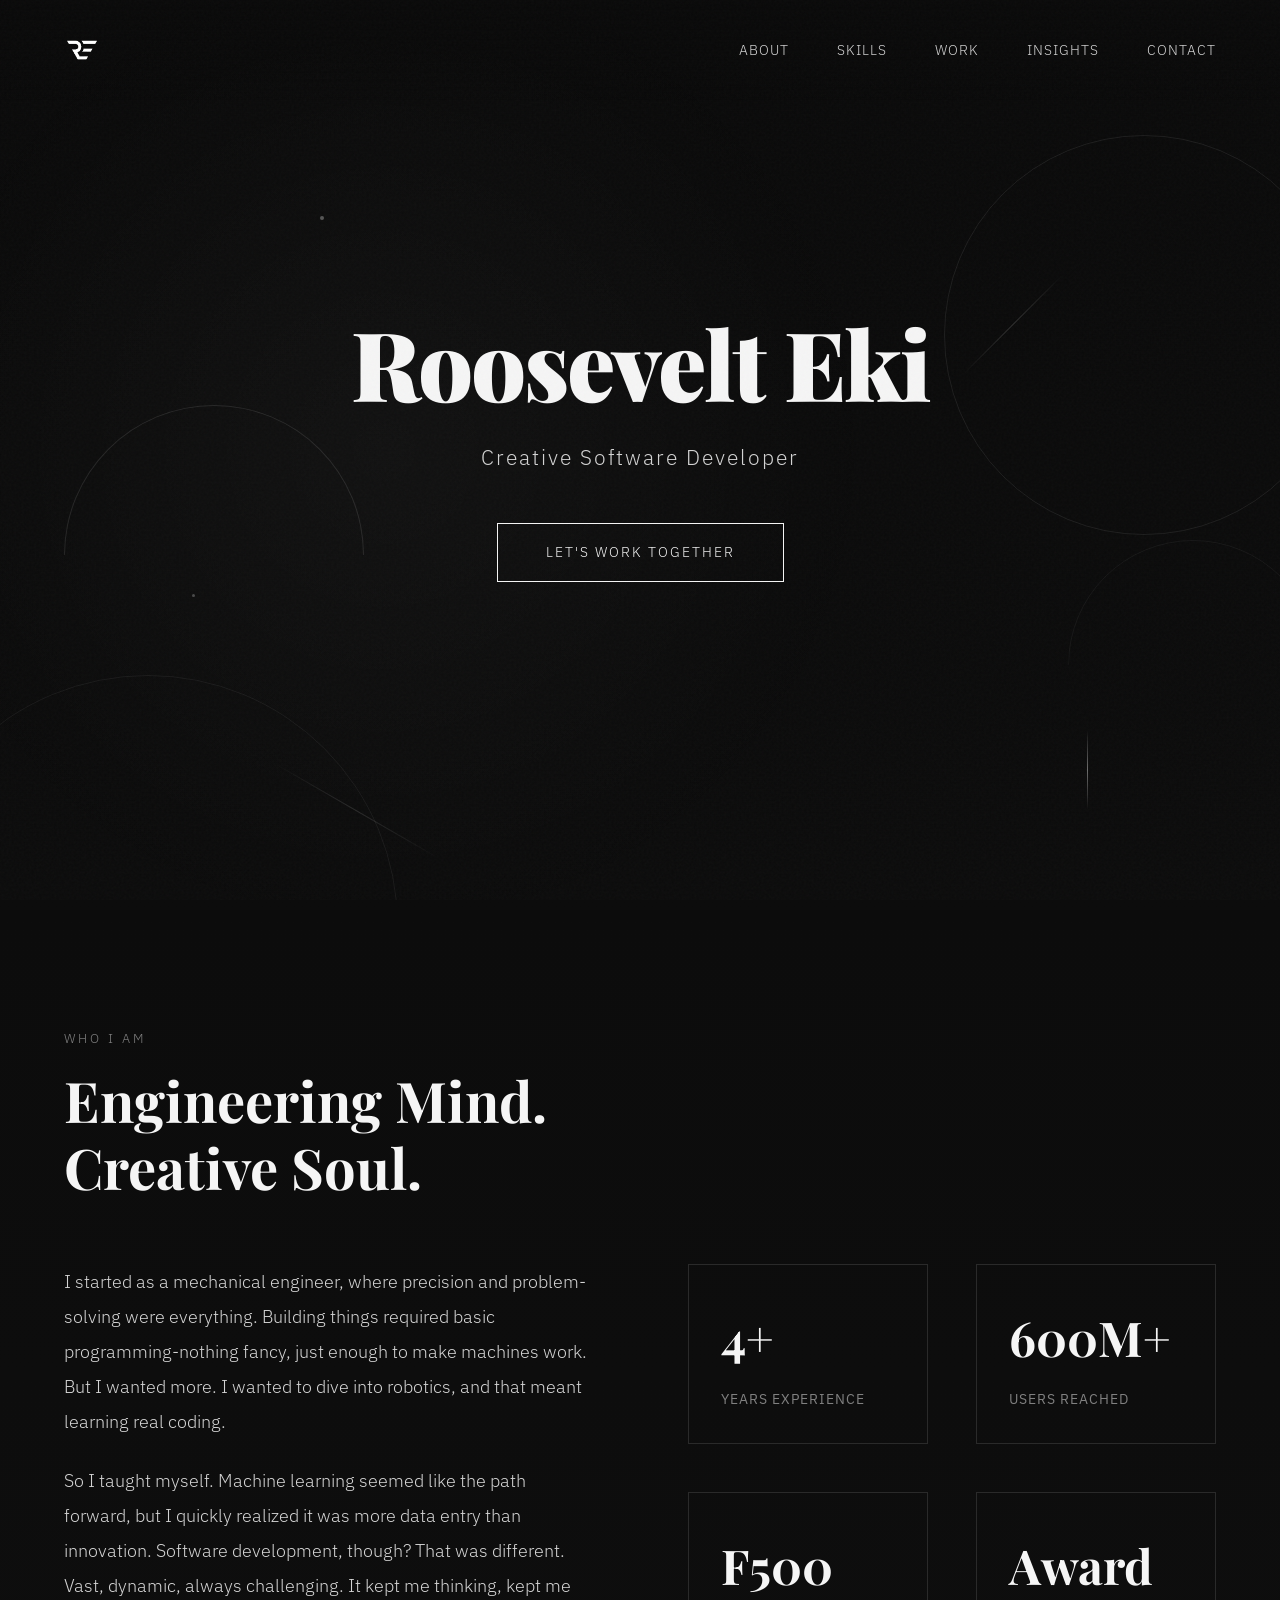
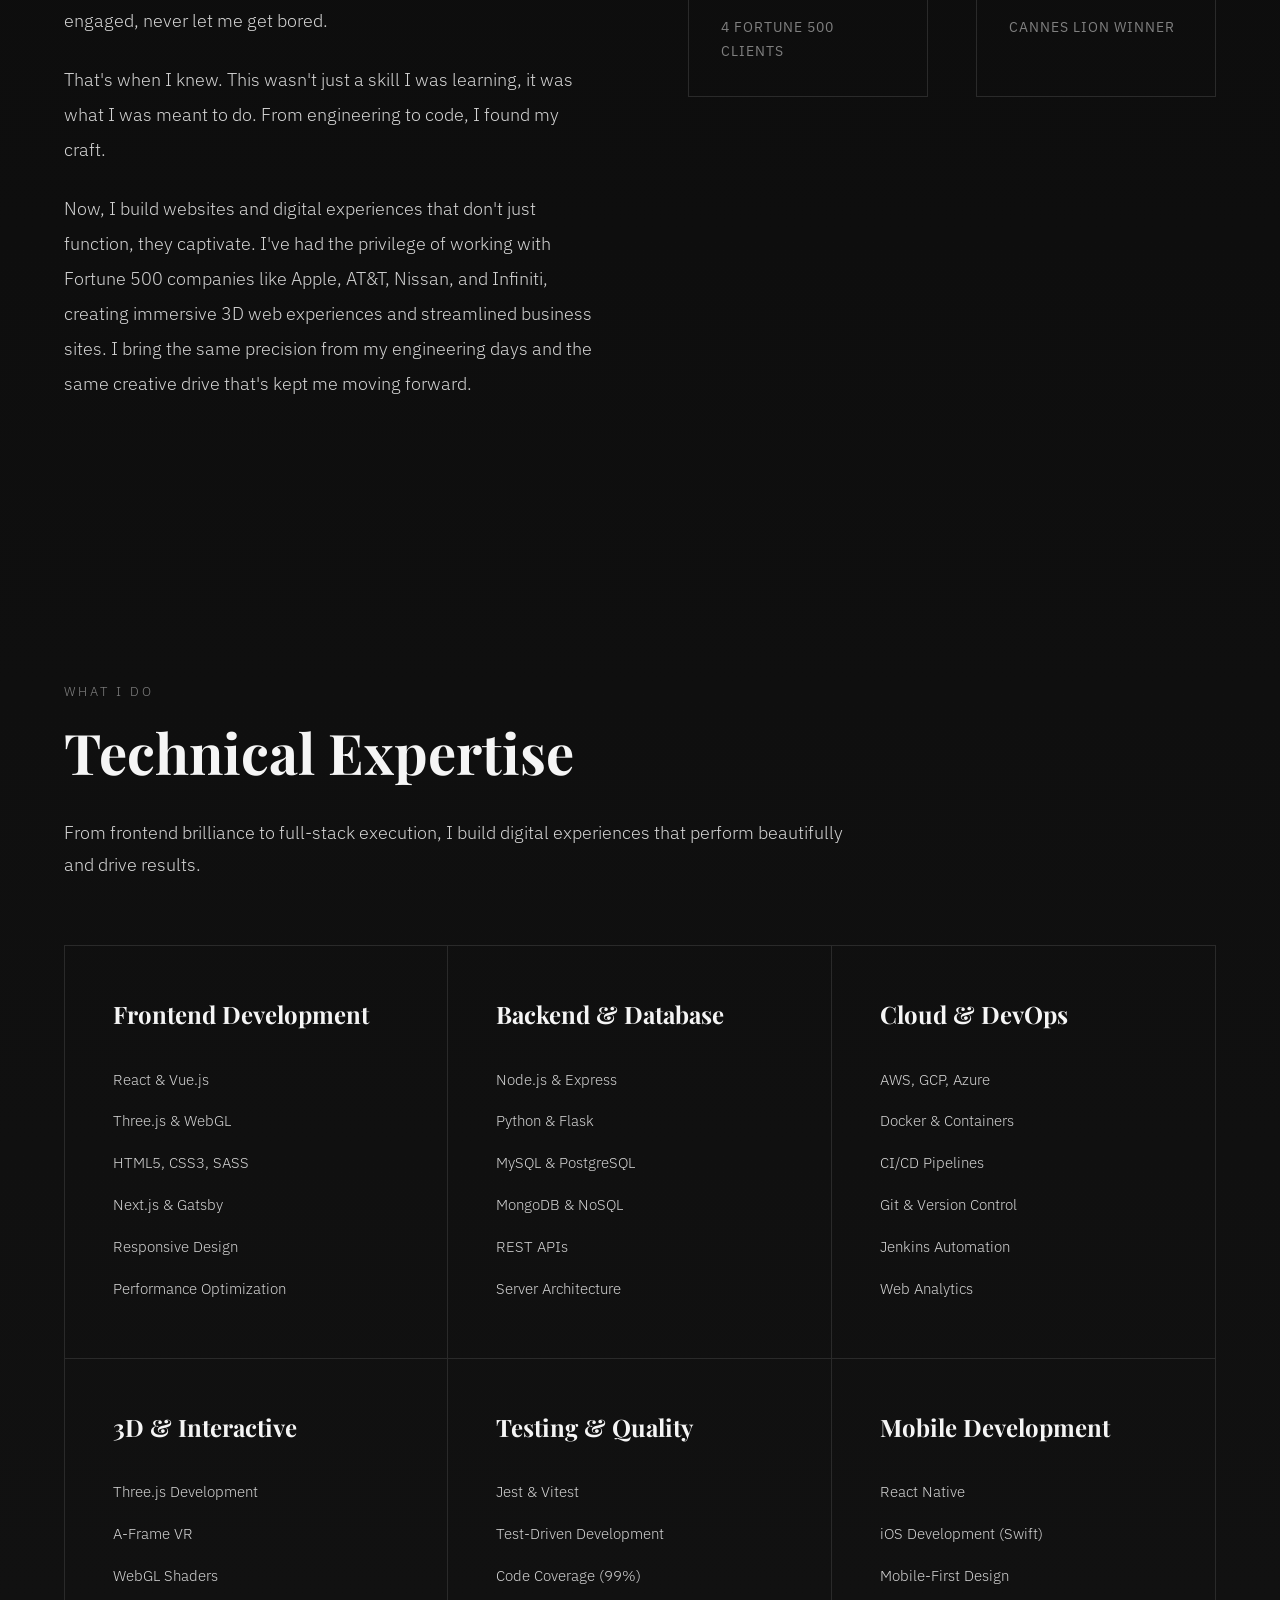
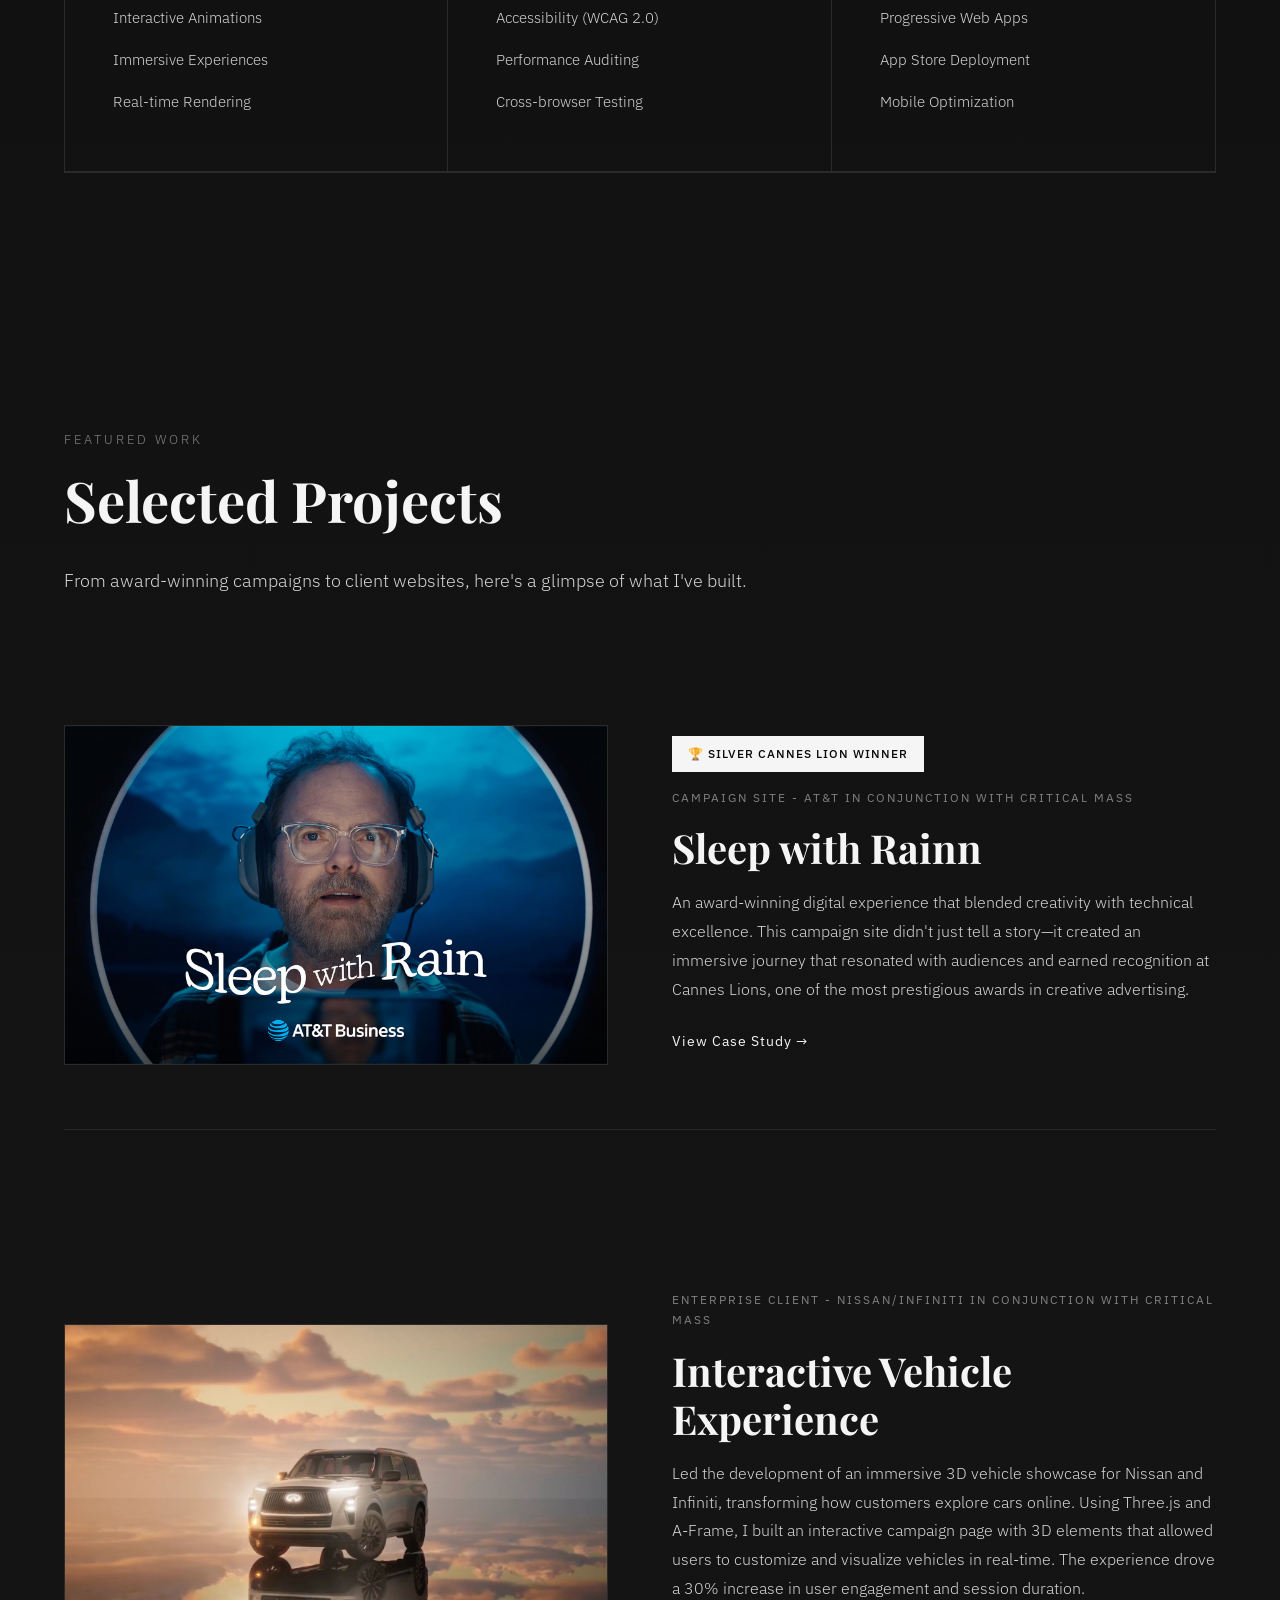
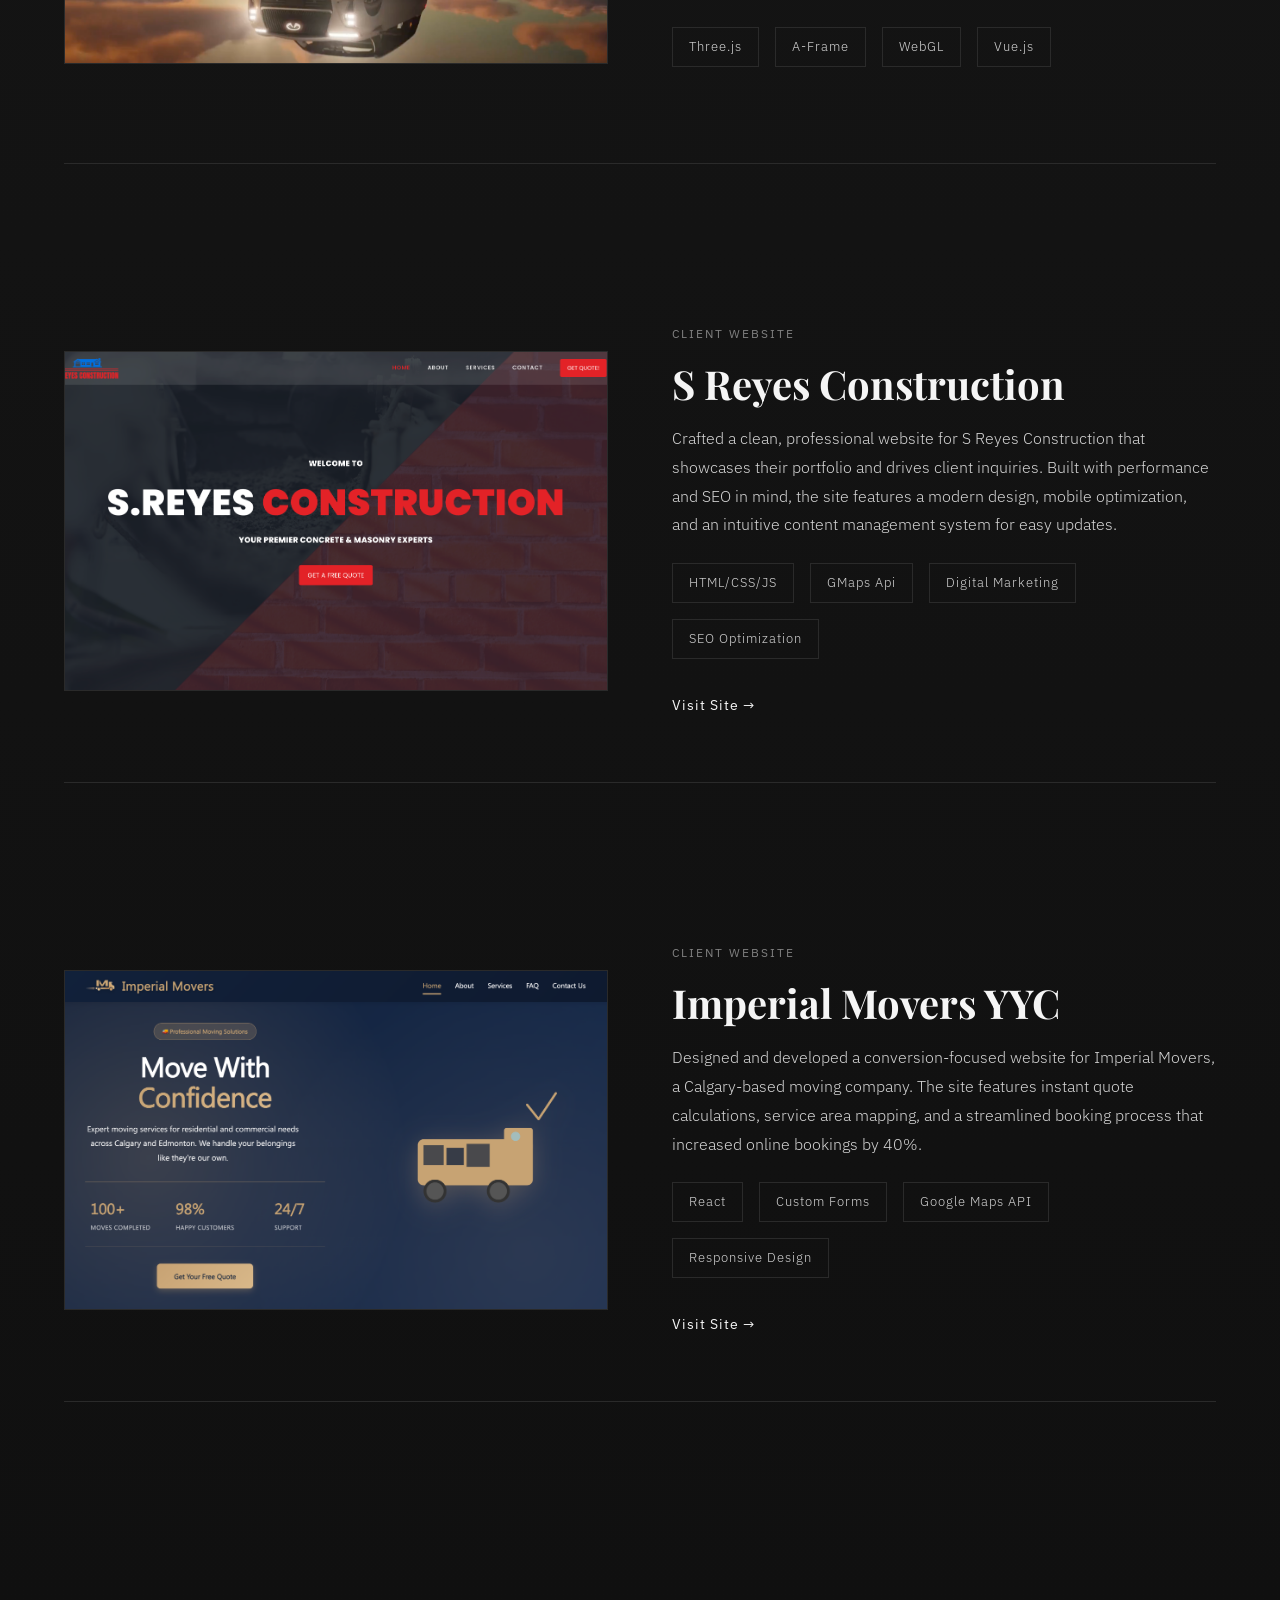
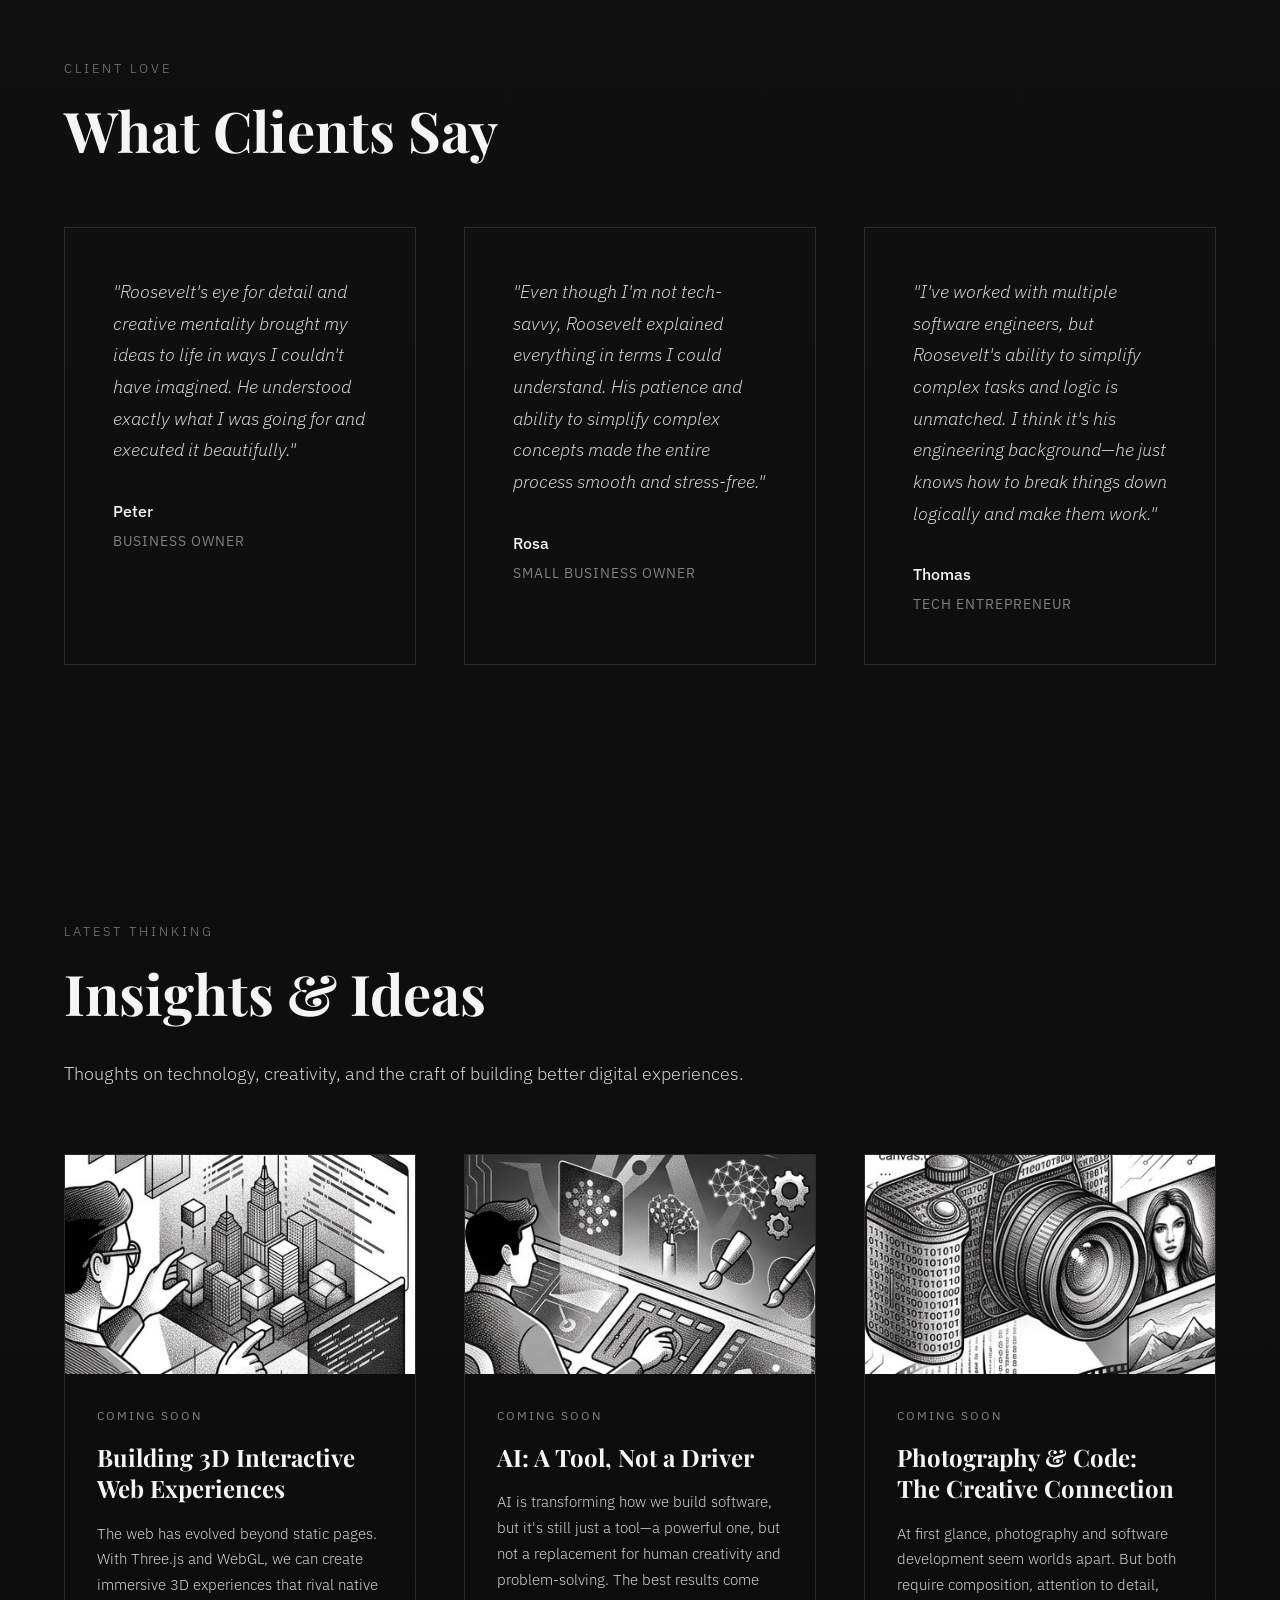
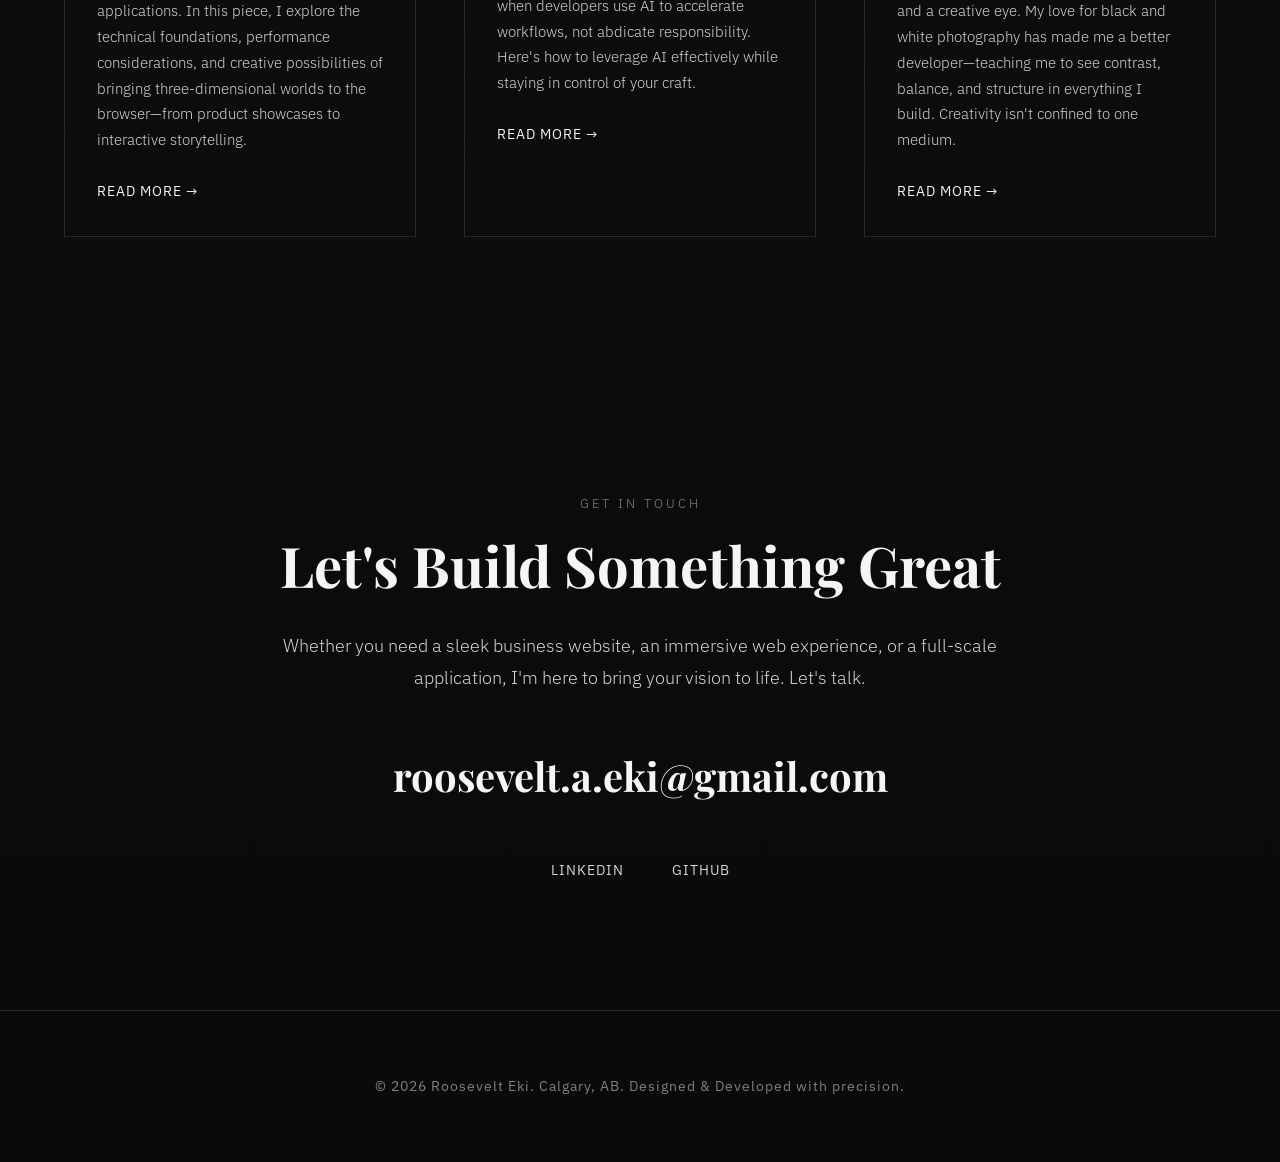
<file: index.html>
<!DOCTYPE html>
<html lang="en">
<head>
    <meta charset="UTF-8">
    <meta name="viewport" content="width=device-width, initial-scale=1.0">
    <title>Roosevelt Eki - Creative Software Developer</title>
    <link href="https://fonts.googleapis.com/css2?family=Playfair+Display:wght@400;700;900&family=IBM+Plex+Sans:wght@300;400;500&display=swap" rel="stylesheet">
    <link rel="stylesheet" href="styles.css">
    <link rel="icon" href="assets/logo.png" type="image/png">
</head>
<body>
    <div class="geometric-bg">
        <div class="parallax-layer">
            <div class="circle-1"></div>
            <div class="circle-2"></div>
            <div class="circle-3"></div>
            <div class="circle-4"></div>
            <div class="circle-5"></div>
            <div class="semicircle-1"></div>
            <div class="semicircle-2"></div>
            <div class="semicircle-3"></div>
            <div class="semicircle-4"></div>
            <div class="arc-1"></div>
            <div class="arc-2"></div>
            <div class="arc-3"></div>
            <div class="line-1"></div>
            <div class="line-2"></div>
            <div class="line-3"></div>
            <div class="line-4"></div>
            <div class="line-5"></div>
            <div class="dot-1"></div>
            <div class="dot-2"></div>
            <div class="dot-3"></div>
            <div class="dot-4"></div>
            <div class="dot-5"></div>
            <div class="dot-6"></div>
            <div class="dot-7"></div>
        </div>
    </div>

    <nav id="nav">
        <div class="logo"><img src="assets/logo.png" alt="Roosevelt Eki"></div>
        <button class="nav-toggle" id="nav-toggle" type="button" aria-label="Toggle navigation" aria-controls="nav-links" aria-expanded="false">
            <span></span>
            <span></span>
            <span></span>
        </button>
        <ul class="nav-links" id="nav-links">
            <li><a href="#about">About</a></li>
            <li><a href="#skills">Skills</a></li>
            <li><a href="#work">Work</a></li>
            <li><a href="#insights">Insights</a></li>
            <li><a href="#contact">Contact</a></li>
        </ul>
    </nav>

    <section class="hero">
        <div class="hero-content">
            <h1 class="hero-title">Roosevelt Eki</h1>
            <p class="hero-subtitle">Creative Software Developer</p>
            <a href="#contact" class="cta-button">Let's Work Together</a>
        </div>
    </section>

    <section id="about">
        <div class="section-header">
            <div class="section-label">Who I Am</div>
            <h2 class="section-title">Engineering Mind.<br>Creative Soul.</h2>
        </div>
        <div class="about-content">
            <div class="about-text">
                <p>I started as a mechanical engineer, where precision and problem-solving were everything. Building things required basic programming-nothing fancy, just enough to make machines work. But I wanted more. I wanted to dive into robotics, and that meant learning real coding.</p>
                
                <p>So I taught myself. Machine learning seemed like the path forward, but I quickly realized it was more data entry than innovation. Software development, though? That was different. Vast, dynamic, always challenging. It kept me thinking, kept me engaged, never let me get bored.</p>
                
                <p>That's when I knew. This wasn't just a skill I was learning, it was what I was meant to do. From engineering to code, I found my craft.</p>

                <p>Now, I build websites and digital experiences that don't just function, they captivate. I've had the privilege of working with Fortune 500 companies like Apple, AT&T, Nissan, and Infiniti, creating immersive 3D web experiences and streamlined business sites. I bring the same precision from my engineering days and the same creative drive that's kept me moving forward.</p>
            </div>
            <div class="about-stats">
                <div class="stat-item">
                    <div class="stat-number">4+</div>
                    <div class="stat-label">Years Experience</div>
                </div>
                <div class="stat-item">
                    <div class="stat-number">600M+</div>
                    <div class="stat-label">Users Reached</div>
                </div>
                <div class="stat-item">
                    <div class="stat-number">F500</div>
                    <div class="stat-label">4 Fortune 500 Clients</div>
                </div>
                <div class="stat-item">
                    <div class="stat-number">Award</div>
                    <div class="stat-label">Cannes Lion Winner</div>
                </div>
            </div>
        </div>
    </section>

    <section id="skills">
        <div class="section-header">
            <div class="section-label">What I Do</div>
            <h2 class="section-title">Technical Expertise</h2>
            <p class="section-description">
                From frontend brilliance to full-stack execution, I build digital experiences that perform beautifully and drive results.
            </p>
        </div>
        <div class="skills-grid">
            <div class="skill-category">
                <h3>Frontend Development</h3>
                <ul class="skill-list">
                    <li>React & Vue.js</li>
                    <li>Three.js & WebGL</li>
                    <li>HTML5, CSS3, SASS</li>
                    <li>Next.js & Gatsby</li>
                    <li>Responsive Design</li>
                    <li>Performance Optimization</li>
                </ul>
            </div>
            <div class="skill-category">
                <h3>Backend & Database</h3>
                <ul class="skill-list">
                    <li>Node.js & Express</li>
                    <li>Python & Flask</li>
                    <li>MySQL & PostgreSQL</li>
                    <li>MongoDB & NoSQL</li>
                    <li>REST APIs</li>
                    <li>Server Architecture</li>
                </ul>
            </div>
            <div class="skill-category">
                <h3>Cloud & DevOps</h3>
                <ul class="skill-list">
                    <li>AWS, GCP, Azure</li>
                    <li>Docker & Containers</li>
                    <li>CI/CD Pipelines</li>
                    <li>Git & Version Control</li>
                    <li>Jenkins Automation</li>
                    <li>Web Analytics</li>
                </ul>
            </div>
            <div class="skill-category">
                <h3>3D & Interactive</h3>
                <ul class="skill-list">
                    <li>Three.js Development</li>
                    <li>A-Frame VR</li>
                    <li>WebGL Shaders</li>
                    <li>Interactive Animations</li>
                    <li>Immersive Experiences</li>
                    <li>Real-time Rendering</li>
                </ul>
            </div>
            <div class="skill-category">
                <h3>Testing & Quality</h3>
                <ul class="skill-list">
                    <li>Jest & Vitest</li>
                    <li>Test-Driven Development</li>
                    <li>Code Coverage (99%)</li>
                    <li>Accessibility (WCAG 2.0)</li>
                    <li>Performance Auditing</li>
                    <li>Cross-browser Testing</li>
                </ul>
            </div>
            <div class="skill-category">
                <h3>Mobile Development</h3>
                <ul class="skill-list">
                    <li>React Native</li>
                    <li>iOS Development (Swift)</li>
                    <li>Mobile-First Design</li>
                    <li>Progressive Web Apps</li>
                    <li>App Store Deployment</li>
                    <li>Mobile Optimization</li>
                </ul>
            </div>
        </div>
    </section>

    <section id="work">
        <div class="section-header">
            <div class="section-label">Featured Work</div>
            <h2 class="section-title">Selected Projects</h2>
            <p class="section-description">
                From award-winning campaigns to client websites, here's a glimpse of what I've built.
            </p>
        </div>
        <div class="projects-grid">
            <div class="project">
                <div class="project-image"><img src="assets/sleep-with-rain-logo.jpg" alt="Sleep with Rainn campaign site"></div>
                <div class="project-content">
                    <div class="award-badge">🏆 Silver Cannes Lion Winner</div>
                    <div class="project-label">Campaign Site - AT&T In Conjunction With Critical Mass</div>
                    <h3 class="project-title">Sleep with Rainn</h3>
                    <p class="project-description">
                        An award-winning digital experience that blended creativity with technical excellence. This campaign site didn't just tell a story—it created an immersive journey that resonated with audiences and earned recognition at Cannes Lions, one of the most prestigious awards in creative advertising.
                    </p>
                    <a href="https://about.att.com/story/2024/cannes-lions-international-festival-of-creativity.html" class="project-link">View Case Study →</a>
                </div>
            </div>

            <div class="project">
                <div class="project-image"><img src="assets/2025-qx80-interactive-experience.png" alt="Nissan/Infiniti interactive vehicle experience"></div>
                <div class="project-content">
                    <div class="project-label">Enterprise Client - Nissan/Infiniti In Conjunction With Critical Mass</div>
                    <h3 class="project-title">Interactive Vehicle Experience</h3>
                    <p class="project-description">
                        Led the development of an immersive 3D vehicle showcase for Nissan and Infiniti, transforming how customers explore cars online. Using Three.js and A-Frame, I built an interactive campaign page with 3D elements that allowed users to customize and visualize vehicles in real-time. The experience drove a 30% increase in user engagement and session duration.
                    </p>
                    <div class="project-tech">
                        <span class="tech-tag">Three.js</span>
                        <span class="tech-tag">A-Frame</span>
                        <span class="tech-tag">WebGL</span>
                        <span class="tech-tag">Vue.js</span>
                    </div>
                </div>
            </div>

            <div class="project">
                <div class="project-image"><img src="assets/sreyes-construction-site.png" alt="S Reyes Construction website"></div>
                <div class="project-content">
                    <div class="project-label">Client Website</div>
                    <h3 class="project-title">S Reyes Construction</h3>
                    <p class="project-description">
                        Crafted a clean, professional website for S Reyes Construction that showcases their portfolio and drives client inquiries. Built with performance and SEO in mind, the site features a modern design, mobile optimization, and an intuitive content management system for easy updates.
                    </p>
                    <div class="project-tech">
                        <span class="tech-tag">HTML/CSS/JS</span>
                        <span class="tech-tag">GMaps Api</span>
                        <span class="tech-tag">Digital Marketing</span>
                        <span class="tech-tag">SEO Optimization</span>
                    </div>
                    <a href="https://sreyesconstruction.com" class="project-link" target="_blank">Visit Site →</a>
                </div>
            </div>

            <div class="project">
                <div class="project-image"><img src="assets/imperial-movers-site.png" alt="Imperial Movers YYC website"></div>
                <div class="project-content">
                    <div class="project-label">Client Website</div>
                    <h3 class="project-title">Imperial Movers YYC</h3>
                    <p class="project-description">
                        Designed and developed a conversion-focused website for Imperial Movers, a Calgary-based moving company. The site features instant quote calculations, service area mapping, and a streamlined booking process that increased online bookings by 40%.
                    </p>
                    <div class="project-tech">
                        <span class="tech-tag">React</span>
                        <span class="tech-tag">Custom Forms</span>
                        <span class="tech-tag">Google Maps API</span>
                        <span class="tech-tag">Responsive Design</span>
                    </div>
                    <a href="https://imperialmoversyyc.com" class="project-link" target="_blank">Visit Site →</a>
                </div>
            </div>
        </div>
    </section>

    <section id="testimonials">
        <div class="section-header">
            <div class="section-label">Client Love</div>
            <h2 class="section-title">What Clients Say</h2>
        </div>
        <div class="testimonials-grid">
            <div class="testimonial">
                <p class="testimonial-quote">
                    "Roosevelt's eye for detail and creative mentality brought my ideas to life in ways I couldn't have imagined. He understood exactly what I was going for and executed it beautifully."
                </p>
                <div class="testimonial-author">Peter</div>
                <div class="testimonial-role">Business Owner</div>
            </div>
            <div class="testimonial">
                <p class="testimonial-quote">
                    "Even though I'm not tech-savvy, Roosevelt explained everything in terms I could understand. His patience and ability to simplify complex concepts made the entire process smooth and stress-free."
                </p>
                <div class="testimonial-author">Rosa</div>
                <div class="testimonial-role">Small Business Owner</div>
            </div>
            <div class="testimonial">
                <p class="testimonial-quote">
                    "I've worked with multiple software engineers, but Roosevelt's ability to simplify complex tasks and logic is unmatched. I think it's his engineering background—he just knows how to break things down logically and make them work."
                </p>
                <div class="testimonial-author">Thomas</div>
                <div class="testimonial-role">Tech Entrepreneur</div>
            </div>
        </div>
    </section>

    <section id="insights">
        <div class="section-header">
            <div class="section-label">Latest Thinking</div>
            <h2 class="section-title">Insights & Ideas</h2>
            <p class="section-description">
                Thoughts on technology, creativity, and the craft of building better digital experiences.
            </p>
        </div>
        <div class="blog-grid">
            <div class="blog-card">
                    <div class="blog-image"><img src="assets/building_3d_experiences.jpg" alt="Abstract 3D web experience illustration"></div>
                <div class="blog-content">
                    <div class="blog-date">Coming Soon</div>
                    <h3 class="blog-title">Building 3D Interactive Web Experiences</h3>
                    <p class="blog-excerpt">
                        The web has evolved beyond static pages. With Three.js and WebGL, we can create immersive 3D experiences that rival native applications. In this piece, I explore the technical foundations, performance considerations, and creative possibilities of bringing three-dimensional worlds to the browser—from product showcases to interactive storytelling.
                    </p>
                    <a href="#" class="read-more"
                        data-title="Building 3D Interactive Web Experiences"
                        data-date="Coming Soon"
                        data-content="The web has evolved beyond static pages. With Three.js and WebGL, we can create immersive 3D experiences that rival native applications.&lt;br&gt;&lt;br&gt;At its core, Three.js abstracts the complexity of raw WebGL, giving developers a scene graph, lighting system, and camera model to work with. But the real magic happens when you start combining geometry, shaders, and animation loops to craft something that responds to the user in real time.&lt;br&gt;&lt;br&gt;Performance is the biggest challenge. Every extra draw call, texture, and polygon costs GPU time. Techniques like frustum culling, level of detail (LOD), and instanced rendering become essential once you move beyond demo scenes into production.&lt;br&gt;&lt;br&gt;The creative possibilities are genuinely vast: product configurators, interactive storytelling, data visualizations, architectural walkthroughs. The browser has become a first-class 3D runtime, and developers who understand it have a serious edge.&lt;br&gt;&lt;br&gt;This post is in progress — check back soon for the full deep-dive."
                    >Read More →</a>
                </div>
            </div>

            <div class="blog-card">
                <div class="blog-image"><img src="assets/ai_a_tool_not_a_driver.jpg" alt="AI concept artwork for blog post"></div>
                <div class="blog-content">
                    <div class="blog-date">Coming Soon</div>
                    <h3 class="blog-title">AI: A Tool, Not a Driver</h3>
                    <p class="blog-excerpt">
                        AI is transforming how we build software, but it's still just a tool—a powerful one, but not a replacement for human creativity and problem-solving. The best results come when developers use AI to accelerate workflows, not abdicate responsibility. Here's how to leverage AI effectively while staying in control of your craft.
                    </p>
                    <a href="#" class="read-more"
                        data-title="AI: A Tool, Not a Driver"
                        data-date="Coming Soon"
                        data-content="AI is transforming how we build software, but it's still just a tool — a powerful one, but not a replacement for human creativity and problem-solving.&lt;br&gt;&lt;br&gt;The developers getting the most out of AI are the ones who stay in the driver's seat. They use it to eliminate the tedious parts — boilerplate, documentation, repetitive refactors — while keeping full ownership of architecture decisions, product thinking, and code quality.&lt;br&gt;&lt;br&gt;The risk isn't that AI will replace developers. The risk is that developers who blindly trust AI output ship subtle bugs, security holes, and brittle logic without ever noticing. The skill is knowing when to accept, when to question, and when to throw the suggestion away entirely.&lt;br&gt;&lt;br&gt;My approach: use AI to go faster, not to think less. Every line it writes still gets read, understood, and owned by me.&lt;br&gt;&lt;br&gt;This post is in progress — check back soon for the full piece."
                    >Read More →</a>
                </div>
            </div>

            <div class="blog-card">
                <div class="blog-image"><img src="assets/creativity_and_code.jpg" alt="Photography and coding themed blog image"></div>
                <div class="blog-content">
                    <div class="blog-date">Coming Soon</div>
                    <h3 class="blog-title">Photography & Code: The Creative Connection</h3>
                    <p class="blog-excerpt">
                        At first glance, photography and software development seem worlds apart. But both require composition, attention to detail, and a creative eye. My love for black and white photography has made me a better developer—teaching me to see contrast, balance, and structure in everything I build. Creativity isn't confined to one medium.
                    </p>
                    <a href="#" class="read-more"
                        data-title="Photography & Code: The Creative Connection"
                        data-date="Coming Soon"
                        data-content="At first glance, photography and software development seem worlds apart. One is analogue and emotional; the other is logical and structured. But the more I've practiced both, the more the overlap becomes obvious.&lt;br&gt;&lt;br&gt;Photography taught me to see before I act. Before pressing the shutter, you read the light, the composition, the subject. Before writing code, the best developers read the problem, the constraints, the system. The instinct is the same.&lt;br&gt;&lt;br&gt;Black and white photography in particular is an exercise in reduction. You strip away colour — a powerful distraction — and are left with only form, contrast, and tone. Good software design does the same thing: strip away everything unnecessary until only the essential structure remains.&lt;br&gt;&lt;br&gt;Constraints breed creativity in both disciplines. A 50mm prime lens forces you to move instead of zoom. A tight deadline forces elegant simplicity instead of over-engineering. The limitation is often the feature.&lt;br&gt;&lt;br&gt;This post is in progress — check back soon for the full exploration."
                    >Read More →</a>
                </div>
            </div>
        </div>
    </section>

    <section id="contact">
        <div class="contact-content">
            <div class="section-label">Get In Touch</div>
            <h2 class="section-title">Let's Build Something Great</h2>
            <p class="section-description">
                Whether you need a sleek business website, an immersive web experience, or a full-scale application, I'm here to bring your vision to life. Let's talk.
            </p>
            <div class="contact-email">
                <a id="contact-link" href="#">Loading...</a>
                <script>
                    (function() {
                        var u = 'roosevelt.a.eki', d = 'gmail.com', e = u + '@' + d;
                        var a = document.getElementById('contact-link');
                        a.href = 'mailto:' + e;
                        a.textContent = e;
                    })();
                </script>
            </div>
            <div class="social-links">
                <a href="https://www.linkedin.com/in/roosevelteki/" target="_blank">LinkedIn</a>
                <a href="https://github.com/RooseJ/" target="_blank">GitHub</a>
            </div>
        </div>
    </section>

    <footer>
        <p>© 2026 Roosevelt Eki. Calgary, AB. Designed & Developed with precision.</p>
    </footer>

    <div id="blog-modal" class="blog-modal-overlay" role="dialog" aria-modal="true" aria-labelledby="modal-title">
        <div class="blog-modal-box">
            <button class="blog-modal-close" aria-label="Close">&times;</button>
            <div class="blog-modal-date" id="modal-date"></div>
            <h2 class="blog-modal-title" id="modal-title"></h2>
            <div class="blog-modal-body" id="modal-body"></div>
        </div>
    </div>

    <script src="script.js"></script>
</body>
</html>
</file>
<file: styles.css>
* {
    margin: 0;
    padding: 0;
    box-sizing: border-box;
}

html {
    scroll-behavior: smooth;
    background-color: var(--black);
}

:root {
    --black: #0a0a0a;
    --near-black: #1a1a1a;
    --dark-gray: #2a2a2a;
    --mid-gray: #808080;
    --light-gray: #d4d4d4;
    --white: #f5f5f5;
    --accent: #ffffff;
}

body {
    font-family: "IBM Plex Sans", sans-serif;
    background: linear-gradient(180deg, #0a0a0a 0%, #141414 50%, #0a0a0a 100%);
    color: var(--white);
    line-height: 1.7;
    overflow-x: hidden;
}

/* Film grain overlay */
body::before {
    content: "";
    position: fixed;
    top: 0;
    left: 0;
    width: 100%;
    height: 100%;
    background-image: url("data:image/svg+xml,%3Csvg viewBox='0 0 400 400' xmlns='http://www.w3.org/2000/svg'%3E%3Cfilter id='noiseFilter'%3E%3CfeTurbulence type='fractalNoise' baseFrequency='0.9' numOctaves='4' stitchTiles='stitch'/%3E%3C/filter%3E%3Crect width='100%25' height='100%25' filter='url(%23noiseFilter)'/%3E%3C/svg%3E");
    opacity: 0.03;
    pointer-events: none;
    z-index: 9999;
}

/* Decorative geometric shapes */
.geometric-bg {
    position: fixed;
    top: 0;
    left: 0;
    width: 100%;
    height: 100%;
    pointer-events: none;
    z-index: 0;
    overflow: hidden;
}

.parallax-layer {
    position: absolute;
    top: 0;
    left: 0;
    width: 100%;
    height: 300vh;
    transition: transform 0.1s ease-out;
}

.circle-1 {
    position: absolute;
    top: 5%;
    right: -5%;
    width: 400px;
    height: 400px;
    border-radius: 50%;
    border: 1px solid rgba(255, 255, 255, 0.08);
    animation: floatSlow 20s ease-in-out infinite;
}

.circle-2 {
    position: absolute;
    top: 25%;
    left: -8%;
    width: 500px;
    height: 500px;
    border-radius: 50%;
    border: 1px solid rgba(255, 255, 255, 0.06);
    animation: floatSlow 25s ease-in-out infinite reverse;
}

.circle-3 {
    position: absolute;
    top: 50%;
    right: 10%;
    width: 350px;
    height: 350px;
    border-radius: 50%;
    border: 1px solid rgba(255, 255, 255, 0.07);
    animation: floatSlow 22s ease-in-out infinite;
}

.circle-4 {
    position: absolute;
    top: 75%;
    left: 5%;
    width: 450px;
    height: 450px;
    border-radius: 50%;
    border: 1px solid rgba(255, 255, 255, 0.05);
    animation: floatSlow 28s ease-in-out infinite reverse;
}

.circle-5 {
    position: absolute;
    top: 95%;
    right: -10%;
    width: 600px;
    height: 600px;
    border-radius: 50%;
    border: 1px solid rgba(255, 255, 255, 0.06);
    animation: floatSlow 24s ease-in-out infinite;
}

.semicircle-1 {
    position: absolute;
    top: 15%;
    left: 5%;
    width: 300px;
    height: 150px;
    border-radius: 300px 300px 0 0;
    border: 1px solid rgba(255, 255, 255, 0.1);
    border-bottom: none;
    animation: floatMedium 18s ease-in-out infinite;
}

.semicircle-2 {
    position: absolute;
    top: 35%;
    right: 10%;
    width: 200px;
    height: 100px;
    border-radius: 0 0 200px 200px;
    border: 1px solid rgba(255, 255, 255, 0.08);
    border-top: none;
    animation: floatMedium 22s ease-in-out infinite reverse;
}

.semicircle-3 {
    position: absolute;
    top: 60%;
    left: 15%;
    width: 250px;
    height: 125px;
    border-radius: 250px 250px 0 0;
    border: 1px solid rgba(255, 255, 255, 0.09);
    border-bottom: none;
    animation: floatMedium 20s ease-in-out infinite;
}

.semicircle-4 {
    position: absolute;
    top: 85%;
    right: 5%;
    width: 280px;
    height: 140px;
    border-radius: 0 0 280px 280px;
    border: 1px solid rgba(255, 255, 255, 0.07);
    border-top: none;
    animation: floatMedium 19s ease-in-out infinite reverse;
}

.arc-1 {
    position: absolute;
    top: 20%;
    right: -3%;
    width: 250px;
    height: 250px;
    border-radius: 50%;
    border: 1px solid rgba(255, 255, 255, 0.05);
    clip-path: polygon(0 0, 100% 0, 100% 50%, 0 50%);
    animation: floatSlow 30s ease-in-out infinite;
}

.arc-2 {
    position: absolute;
    top: 45%;
    left: -5%;
    width: 300px;
    height: 300px;
    border-radius: 50%;
    border: 1px solid rgba(255, 255, 255, 0.06);
    clip-path: polygon(50% 0, 100% 0, 100% 100%, 50% 100%);
    animation: floatSlow 26s ease-in-out infinite reverse;
}

.arc-3 {
    position: absolute;
    top: 70%;
    right: 8%;
    width: 200px;
    height: 200px;
    border-radius: 50%;
    border: 1px solid rgba(255, 255, 255, 0.07);
    clip-path: polygon(0 50%, 100% 50%, 100% 100%, 0 100%);
    animation: floatSlow 23s ease-in-out infinite;
}

.line-1 {
    position: absolute;
    top: 12%;
    right: 15%;
    width: 150px;
    height: 1px;
    background: linear-gradient(90deg,
            transparent,
            rgba(255, 255, 255, 0.15),
            transparent);
    transform: rotate(-45deg);
    animation: pulse 8s ease-in-out infinite;
}

.line-2 {
    position: absolute;
    top: 30%;
    left: 20%;
    width: 200px;
    height: 1px;
    background: linear-gradient(90deg,
            transparent,
            rgba(255, 255, 255, 0.12),
            transparent);
    transform: rotate(30deg);
    animation: pulse 10s ease-in-out infinite 2s;
}

.line-3 {
    position: absolute;
    top: 55%;
    right: 25%;
    width: 180px;
    height: 1px;
    background: linear-gradient(90deg,
            transparent,
            rgba(255, 255, 255, 0.13),
            transparent);
    transform: rotate(-30deg);
    animation: pulse 9s ease-in-out infinite 1s;
}

.line-4 {
    position: absolute;
    top: 78%;
    left: 30%;
    width: 160px;
    height: 1px;
    background: linear-gradient(90deg,
            transparent,
            rgba(255, 255, 255, 0.11),
            transparent);
    transform: rotate(45deg);
    animation: pulse 11s ease-in-out infinite 3s;
}

.line-5 {
    position: absolute;
    top: 92%;
    right: 18%;
    width: 220px;
    height: 1px;
    background: linear-gradient(90deg,
            transparent,
            rgba(255, 255, 255, 0.14),
            transparent);
    transform: rotate(-20deg);
    animation: pulse 7s ease-in-out infinite 1.5s;
}

.dot-1 {
    position: absolute;
    top: 8%;
    left: 25%;
    width: 4px;
    height: 4px;
    background: rgba(255, 255, 255, 0.3);
    border-radius: 50%;
    animation: twinkle 4s ease-in-out infinite;
}

.dot-2 {
    position: absolute;
    top: 22%;
    left: 15%;
    width: 3px;
    height: 3px;
    background: rgba(255, 255, 255, 0.25);
    border-radius: 50%;
    animation: twinkle 5s ease-in-out infinite 1s;
}

.dot-3 {
    position: absolute;
    top: 38%;
    right: 30%;
    width: 3px;
    height: 3px;
    background: rgba(255, 255, 255, 0.2);
    border-radius: 50%;
    animation: twinkle 6s ease-in-out infinite 2s;
}

.dot-4 {
    position: absolute;
    top: 52%;
    left: 35%;
    width: 4px;
    height: 4px;
    background: rgba(255, 255, 255, 0.28);
    border-radius: 50%;
    animation: twinkle 5.5s ease-in-out infinite 0.5s;
}

.dot-5 {
    position: absolute;
    top: 68%;
    right: 22%;
    width: 3px;
    height: 3px;
    background: rgba(255, 255, 255, 0.26);
    border-radius: 50%;
    animation: twinkle 4.5s ease-in-out infinite 1.5s;
}

.dot-6 {
    position: absolute;
    top: 82%;
    left: 28%;
    width: 4px;
    height: 4px;
    background: rgba(255, 255, 255, 0.24);
    border-radius: 50%;
    animation: twinkle 5.2s ease-in-out infinite 2.5s;
}

.dot-7 {
    position: absolute;
    top: 96%;
    right: 12%;
    width: 3px;
    height: 3px;
    background: rgba(255, 255, 255, 0.22);
    border-radius: 50%;
    animation: twinkle 6.5s ease-in-out infinite 3s;
}

@keyframes floatSlow {

    0%,
    100% {
        transform: translate(0, 0) rotate(0deg);
    }

    25% {
        transform: translate(20px, -30px) rotate(5deg);
    }

    50% {
        transform: translate(-15px, -50px) rotate(-3deg);
    }

    75% {
        transform: translate(30px, -20px) rotate(4deg);
    }
}

@keyframes floatMedium {

    0%,
    100% {
        transform: translate(0, 0);
    }

    33% {
        transform: translate(-25px, 20px);
    }

    66% {
        transform: translate(15px, -25px);
    }
}

@keyframes pulse {

    0%,
    100% {
        opacity: 0.3;
    }

    50% {
        opacity: 0.8;
    }
}

@keyframes twinkle {

    0%,
    100% {
        opacity: 0.2;
        transform: scale(1);
    }

    50% {
        opacity: 1;
        transform: scale(1.5);
    }
}

/* Navigation */
nav {
    position: fixed;
    top: 0;
    left: 0;
    right: 0;
    padding: 2rem 4rem;
    display: flex;
    justify-content: space-between;
    align-items: center;
    z-index: 1000;
    background: linear-gradient(to bottom, var(--black), transparent);
    transition: all 0.3s ease;
}

nav.scrolled {
    background: rgba(10, 10, 10, 0.95);
    backdrop-filter: blur(10px);
    padding: 1.5rem 4rem;
}

.logo {
    display: flex;
    align-items: center;
}

.logo img {
    height: 36px;
    width: auto;
    display: block;
}

.nav-toggle {
    display: none;
    background: transparent;
    border: 0;
    padding: 0;
    width: 44px;
    height: 44px;
    align-items: center;
    justify-content: center;
    flex-direction: column;
    gap: 5px;
    cursor: pointer;
}

.nav-toggle span {
    width: 22px;
    height: 1px;
    background: var(--white);
    transition:
        transform 0.3s ease,
        opacity 0.3s ease;
}

.nav-links {
    display: flex;
    gap: 3rem;
    list-style: none;
}

.nav-links a {
    color: var(--light-gray);
    text-decoration: none;
    font-size: 0.9rem;
    font-weight: 300;
    letter-spacing: 1px;
    text-transform: uppercase;
    transition: color 0.3s ease;
    position: relative;
}

.nav-links a::after {
    content: "";
    position: absolute;
    bottom: -5px;
    left: 0;
    width: 0;
    height: 1px;
    background: var(--white);
    transition: width 0.3s ease;
}

.nav-links a:hover {
    color: var(--white);
}

.nav-links a:hover::after {
    width: 100%;
}

/* Hero Section */
.hero {
    height: 100vh;
    display: flex;
    align-items: center;
    justify-content: center;
    position: relative;
    overflow: hidden;
}

.hero::before {
    content: "";
    position: absolute;
    top: 0;
    left: 0;
    width: 100%;
    height: 100%;
    background: radial-gradient(circle at 30% 50%,
            rgba(255, 255, 255, 0.03) 0%,
            transparent 50%);
}

.hero::after {
    content: "";
    position: absolute;
    bottom: 10%;
    right: 15%;
    width: 1px;
    height: 80px;
    background: linear-gradient(to bottom,
            transparent,
            rgba(255, 255, 255, 0.4),
            transparent);
    animation: slideDown 3s ease-in-out infinite;
}

@keyframes slideDown {
    0% {
        transform: translateY(0);
        opacity: 0;
    }

    50% {
        opacity: 1;
    }

    100% {
        transform: translateY(80px);
        opacity: 0;
    }
}

.hero-content {
    text-align: center;
    z-index: 1;
    animation: fadeInUp 1.2s ease-out;
}

@keyframes fadeInUp {
    from {
        opacity: 0;
        transform: translateY(40px);
    }

    to {
        opacity: 1;
        transform: translateY(0);
    }
}

.hero-title {
    font-family: "Playfair Display", serif;
    font-size: 6rem;
    font-weight: 900;
    line-height: 1.1;
    margin-bottom: 1.5rem;
    letter-spacing: -2px;
}

.hero-subtitle {
    font-size: 1.3rem;
    color: var(--light-gray);
    font-weight: 300;
    margin-bottom: 3rem;
    letter-spacing: 2px;
}

.cta-button {
    display: inline-block;
    padding: 1rem 3rem;
    border: 1px solid var(--white);
    color: var(--white);
    text-decoration: none;
    font-size: 0.9rem;
    letter-spacing: 2px;
    text-transform: uppercase;
    transition: all 0.4s ease;
    position: relative;
    overflow: hidden;
    font-weight: 300;
}

.cta-button::before {
    content: "";
    position: absolute;
    top: 0;
    left: -100%;
    width: 100%;
    height: 100%;
    background: var(--white);
    transition: left 0.4s ease;
    z-index: -1;
}

.cta-button:hover::before {
    left: 0;
}

.cta-button:hover {
    color: var(--black);
}

/* Sections */
section {
    padding: 8rem 4rem;
    max-width: 1400px;
    margin: 0 auto;
}

.section-header {
    margin-bottom: 4rem;
    animation: fadeInUp 0.8s ease-out;
}

.section-label {
    font-size: 0.8rem;
    letter-spacing: 3px;
    text-transform: uppercase;
    color: var(--mid-gray);
    margin-bottom: 1rem;
    font-weight: 300;
}

.section-title {
    font-family: "Playfair Display", serif;
    font-size: 3.5rem;
    font-weight: 700;
    line-height: 1.2;
    margin-bottom: 2rem;
}

.section-description {
    font-size: 1.1rem;
    color: var(--light-gray);
    max-width: 800px;
    line-height: 1.8;
    font-weight: 300;
}

/* About Section */
.about-content {
    display: grid;
    grid-template-columns: 1fr 1fr;
    gap: 6rem;
    align-items: start;
}

.about-text {
    font-size: 1.15rem;
    color: var(--light-gray);
    line-height: 1.9;
    font-weight: 300;
}

.about-text p {
    margin-bottom: 1.5rem;
}

.about-stats {
    display: grid;
    grid-template-columns: repeat(2, 1fr);
    gap: 3rem;
}

.stat-item {
    padding: 2rem;
    border: 1px solid var(--dark-gray);
    transition: all 0.3s ease;
}

.stat-item:hover {
    border-color: var(--white);
    transform: translateY(-5px);
}

.stat-number {
    font-family: "Playfair Display", serif;
    font-size: 3rem;
    font-weight: 700;
    margin-bottom: 0.5rem;
}

.stat-label {
    font-size: 0.9rem;
    color: var(--mid-gray);
    letter-spacing: 1px;
    text-transform: uppercase;
}

/* Skills Section */
.skills-grid {
    display: grid;
    grid-template-columns: repeat(3, 1fr);
    gap: 0;
    border: 1px solid var(--dark-gray);
}

.skill-category {
    padding: 3rem;
    border-right: 1px solid var(--dark-gray);
    border-bottom: 1px solid var(--dark-gray);
    transition: all 0.3s ease;
}

.skill-category:nth-child(3n) {
    border-right: none;
}

.skill-category:hover {
    background: var(--near-black);
}

.skill-category h3 {
    font-family: "Playfair Display", serif;
    font-size: 1.5rem;
    margin-bottom: 1.5rem;
    font-weight: 700;
}

.skill-list {
    list-style: none;
}

.skill-list li {
    padding: 0.5rem 0;
    color: var(--light-gray);
    font-size: 0.95rem;
    font-weight: 300;
}

/* Projects Section */
.projects-grid {
    display: grid;
    gap: 6rem;
}

.project {
    display: grid;
    grid-template-columns: 1fr 1fr;
    gap: 4rem;
    align-items: center;
    padding: 4rem 0;
    border-bottom: 1px solid var(--dark-gray);
    opacity: 0;
    transform: translateY(30px);
    animation: fadeInUp 0.8s ease-out forwards;
}

.project:nth-child(1) {
    animation-delay: 0.1s;
}

.project:nth-child(2) {
    animation-delay: 0.2s;
}

.project:nth-child(3) {
    animation-delay: 0.3s;
}

.project:nth-child(4) {
    animation-delay: 0.4s;
}

.project:nth-child(5) {
    animation-delay: 0.5s;
}

.project:nth-child(even) .project-content {
    order: 2;
}

.project:nth-child(even) .project-image {
    order: 1;
}

.project-image {
    aspect-ratio: 16/10;
    background: var(--dark-gray);
    position: relative;
    overflow: hidden;
    border: 1px solid var(--dark-gray);
}

.project-image img {
    width: 100%;
    height: 100%;
    object-fit: cover;
    display: block;
}

.project-image::before {
    content: "";
    position: absolute;
    top: 0;
    left: 0;
    width: 100%;
    height: 100%;
    background: linear-gradient(135deg,
            transparent 0%,
            rgba(255, 255, 255, 0.05) 100%);
    opacity: 0;
    transition: opacity 0.4s ease;
}

.project:hover .project-image::before {
    opacity: 1;
}

.project-label {
    font-size: 0.75rem;
    letter-spacing: 2px;
    text-transform: uppercase;
    color: var(--mid-gray);
    margin-bottom: 1rem;
}

.project-title {
    font-family: "Playfair Display", serif;
    font-size: 2.5rem;
    margin-bottom: 1rem;
    font-weight: 700;
    line-height: 1.2;
}

.project-description {
    color: var(--light-gray);
    margin-bottom: 1.5rem;
    line-height: 1.8;
    font-weight: 300;
}

.project-tech {
    display: flex;
    flex-wrap: wrap;
    gap: 1rem;
    margin-bottom: 2rem;
}

.tech-tag {
    font-size: 0.8rem;
    padding: 0.5rem 1rem;
    border: 1px solid var(--dark-gray);
    color: var(--light-gray);
    letter-spacing: 1px;
    font-weight: 300;
}

.project-link {
    display: inline-flex;
    align-items: center;
    gap: 0.5rem;
    color: var(--white);
    text-decoration: none;
    font-size: 0.9rem;
    letter-spacing: 1px;
    transition: gap 0.3s ease;
}

.project-link:hover {
    gap: 1rem;
}

.award-badge {
    display: inline-block;
    background: var(--white);
    color: var(--black);
    padding: 0.5rem 1rem;
    font-size: 0.75rem;
    letter-spacing: 1px;
    font-weight: 500;
    margin-bottom: 1rem;
    text-transform: uppercase;
}

/* Testimonials */
.testimonials-grid {
    display: grid;
    grid-template-columns: repeat(3, 1fr);
    gap: 3rem;
    margin-top: 4rem;
}

.testimonial {
    padding: 3rem;
    border: 1px solid var(--dark-gray);
    transition: all 0.3s ease;
}

.testimonial:hover {
    border-color: var(--white);
    transform: translateY(-10px);
}

.testimonial-quote {
    font-size: 1.1rem;
    line-height: 1.8;
    color: var(--light-gray);
    margin-bottom: 2rem;
    font-style: italic;
    font-weight: 300;
}

.testimonial-author {
    font-weight: 500;
    margin-bottom: 0.3rem;
}

.testimonial-role {
    font-size: 0.85rem;
    color: var(--mid-gray);
    letter-spacing: 1px;
    text-transform: uppercase;
}

/* Blog Section */
.blog-grid {
    display: grid;
    grid-template-columns: repeat(3, 1fr);
    gap: 3rem;
    margin-top: 4rem;
}

.blog-card {
    border: 1px solid var(--dark-gray);
    transition: all 0.3s ease;
    overflow: hidden;
}

.blog-card:hover {
    border-color: var(--white);
}

.blog-image {
    aspect-ratio: 16/10;
    background: var(--dark-gray);
}

.blog-image img {
    width: 100%;
    height: 100%;
    object-fit: cover;
    display: block;
}

.blog-content {
    padding: 2rem;
}

.blog-date {
    font-size: 0.75rem;
    letter-spacing: 2px;
    text-transform: uppercase;
    color: var(--mid-gray);
    margin-bottom: 1rem;
}

.blog-title {
    font-family: "Playfair Display", serif;
    font-size: 1.5rem;
    margin-bottom: 1rem;
    font-weight: 700;
    line-height: 1.3;
}

.blog-excerpt {
    color: var(--light-gray);
    margin-bottom: 1.5rem;
    line-height: 1.7;
    font-weight: 300;
    font-size: 0.95rem;
}

.read-more {
    color: var(--white);
    text-decoration: none;
    font-size: 0.85rem;
    letter-spacing: 1px;
    text-transform: uppercase;
    display: inline-flex;
    align-items: center;
    gap: 0.5rem;
    transition: gap 0.3s ease;
}

.read-more:hover {
    gap: 1rem;
}

/* Contact Section */
.contact-content {
    text-align: center;
    max-width: 800px;
    margin: 0 auto;
}

.contact-email {
    font-family: "Playfair Display", serif;
    font-size: 2.5rem;
    margin: 3rem 0;
    font-weight: 700;
}

.contact-email a {
    color: var(--white);
    text-decoration: none;
    position: relative;
    display: inline-block;
    max-width: 100%;
    line-height: 1.25;
    overflow-wrap: anywhere;
    word-break: break-word;
}

.contact-email a::after {
    content: "";
    position: absolute;
    bottom: -5px;
    left: 0;
    width: 100%;
    height: 1px;
    background: var(--white);
    transform: scaleX(0);
    transition: transform 0.3s ease;
}

.contact-email a:hover::after {
    transform: scaleX(1);
}

.social-links {
    display: flex;
    justify-content: center;
    gap: 3rem;
    margin-top: 3rem;
}

.social-links a {
    color: var(--light-gray);
    text-decoration: none;
    font-size: 0.9rem;
    letter-spacing: 1px;
    text-transform: uppercase;
    transition: color 0.3s ease;
}

.social-links a:hover {
    color: var(--white);
}

/* Footer */
footer {
    padding: 4rem;
    text-align: center;
    border-top: 1px solid var(--dark-gray);
    color: var(--mid-gray);
    font-size: 0.85rem;
    letter-spacing: 1px;
}

/* Responsive */
@media (max-width: 1024px) {
    .hero-title {
        font-size: 4rem;
    }

    .contact-email {
        font-size: 2rem;
        margin: 2.5rem 0;
    }

    .about-content,
    .project {
        grid-template-columns: 1fr;
    }

    .skills-grid {
        grid-template-columns: repeat(2, 1fr);
    }

    .skill-category:nth-child(2n) {
        border-right: none;
    }

    .testimonials-grid,
    .blog-grid {
        grid-template-columns: 1fr;
    }
}

@media (max-width: 768px) {
    nav {
        padding: 1.5rem 2rem;
    }

    nav.scrolled {
        padding: 0.5rem 2rem;
    }

    .nav-toggle {
        display: inline-flex;
    }

    .nav-links {
        position: absolute;
        top: calc(100% + 0.75rem);
        left: 2rem;
        right: 2rem;
        display: flex;
        flex-direction: column;
        gap: 1.25rem;
        padding: 1.5rem;
        border: 1px solid rgba(255, 255, 255, 0.12);
        background: rgba(10, 10, 10, 0.96);
        backdrop-filter: blur(14px);
        opacity: 0;
        visibility: hidden;
        pointer-events: none;
        transform: translateY(-10px);
        transition:
            opacity 0.25s ease,
            transform 0.25s ease,
            visibility 0.25s ease;
    }

    nav.open .nav-links {
        opacity: 1;
        visibility: visible;
        pointer-events: auto;
        transform: translateY(0);
    }

    nav.open .nav-toggle span:nth-child(1) {
        transform: translateY(6px) rotate(45deg);
    }

    nav.open .nav-toggle span:nth-child(2) {
        opacity: 0;
    }

    nav.open .nav-toggle span:nth-child(3) {
        transform: translateY(-6px) rotate(-45deg);
    }

    .nav-links a {
        display: inline-block;
        font-size: 0.85rem;
    }

    section {
        padding: 4rem 2rem;
    }

    .hero-title {
        font-size: 2.5rem;
    }

    .hero-subtitle {
        font-size: 1rem;
    }

    .section-title {
        font-size: 2.5rem;
    }

    .projects-grid {
        display: grid;
        gap: 1rem;
    }

    .skills-grid {
        grid-template-columns: 1fr;
    }

    .skill-category {
        border-right: none;
    }

    .about-stats {
        grid-template-columns: 1fr;
    }

    .contact-email {
        font-size: 1.35rem;
        margin: 2rem 0 1.5rem;
    }

    .social-links {
        flex-wrap: wrap;
        gap: 1.25rem 2rem;
    }
}

@media (max-width: 480px) {
    .contact-email {
        font-size: 1.1rem;
    }

    .contact-email a::after {
        bottom: -3px;
    }
}

/* Blog Modal */
.blog-modal-overlay {
    display: none;
    position: fixed;
    inset: 0;
    background: rgba(0, 0, 0, 0.85);
    z-index: 10000;
    align-items: center;
    justify-content: center;
    padding: 2rem;
    backdrop-filter: blur(4px);
}

.blog-modal-overlay.open {
    display: flex;
}

.blog-modal-box {
    background: var(--near-black);
    border: 1px solid var(--dark-gray);
    max-width: 760px;
    width: 100%;
    max-height: 85vh;
    overflow-y: auto;
    padding: 4rem;
    position: relative;
    animation: fadeInUp 0.3s ease-out;
}

.blog-modal-close {
    position: absolute;
    top: 1.5rem;
    right: 1.5rem;
    background: none;
    border: none;
    color: var(--mid-gray);
    font-size: 1.8rem;
    cursor: pointer;
    line-height: 1;
    transition: color 0.2s ease;
}

.blog-modal-close:hover {
    color: var(--white);
}

.blog-modal-date {
    font-size: 0.75rem;
    letter-spacing: 2px;
    text-transform: uppercase;
    color: var(--mid-gray);
    margin-bottom: 1rem;
}

.blog-modal-title {
    font-family: "Playfair Display", serif;
    font-size: 2rem;
    font-weight: 700;
    line-height: 1.3;
    margin-bottom: 2rem;
    padding-bottom: 2rem;
    border-bottom: 1px solid var(--dark-gray);
}

.blog-modal-body {
    font-size: 1.05rem;
    color: var(--light-gray);
    line-height: 1.9;
    font-weight: 300;
}

@media (max-width: 768px) {
    .blog-modal-box {
        padding: 2.5rem 1.5rem;
    }

    .blog-modal-title {
        font-size: 1.5rem;
    }
}

/* Scroll animations */
.fade-in {
    opacity: 0;
    transform: translateY(30px);
    transition: all 0.8s ease-out;
}

.fade-in.visible {
    opacity: 1;
    transform: translateY(0);
}
</file>
